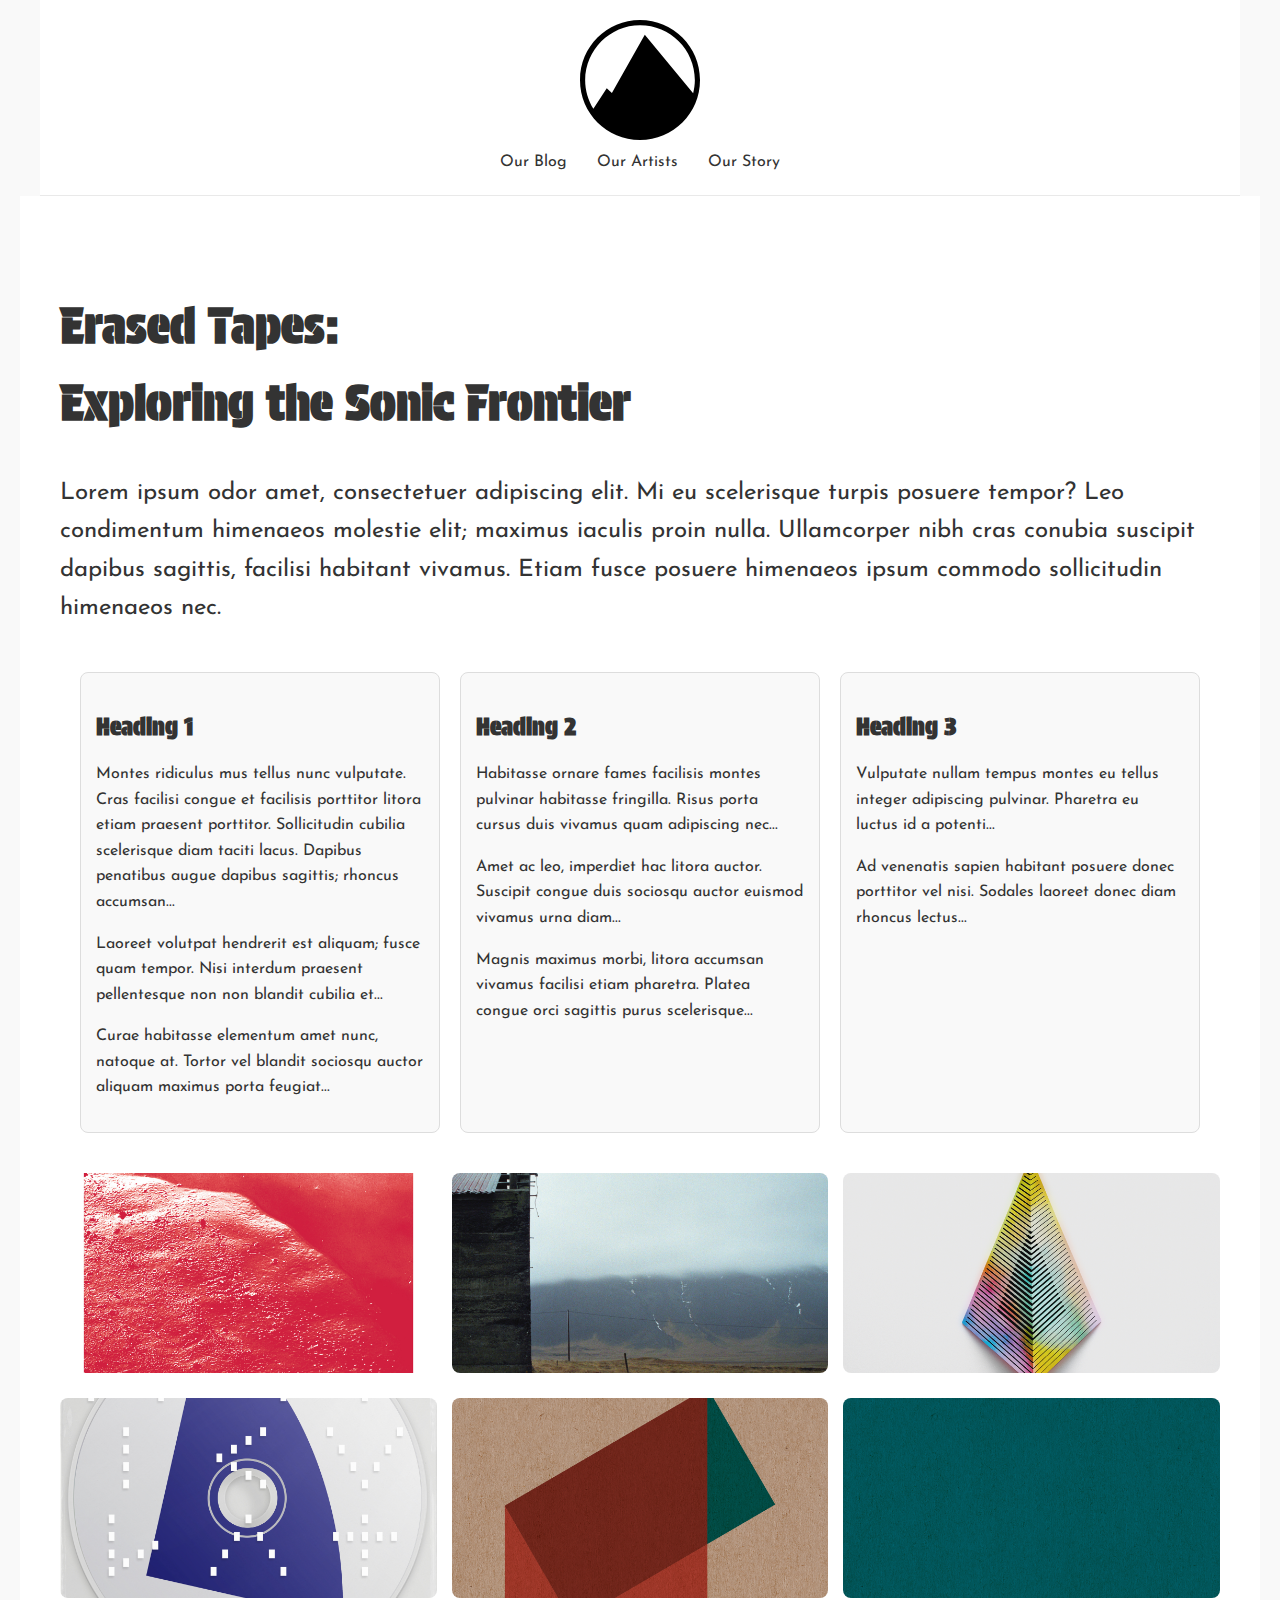
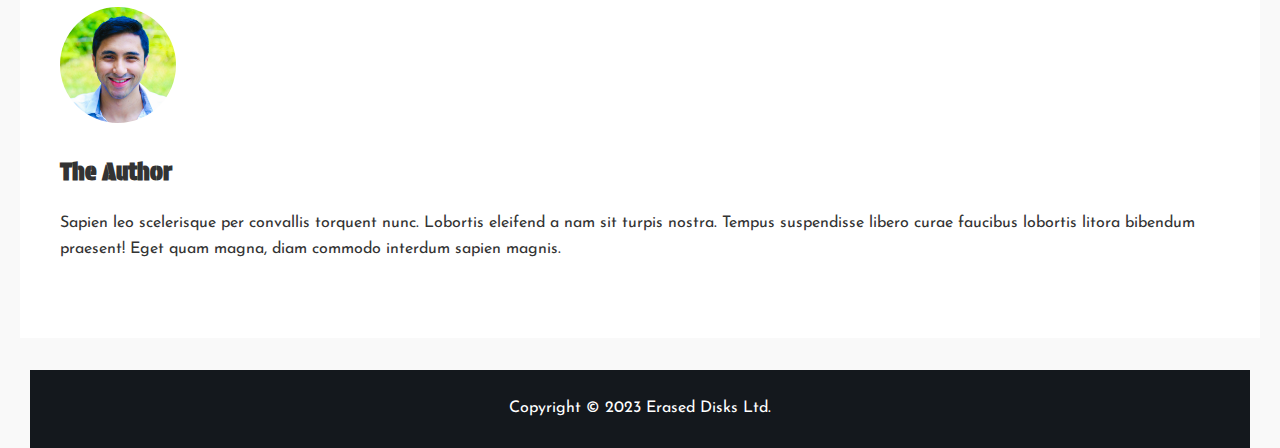
<file: TASK 1/INDEX.html>
<!DOCTYPE html>
<html lang="en"></html>

    <meta charset="UTF-8">
    <meta name="viewport" content="width=device-width, initial-scale=1.0">
    <title>Erased Tapes: Exploring the Sonic Frontier</title>

    <link rel="stylesheet" href="STYLES.css">
</head>

<body>

    <header>
        <div class="logo">
            <img src="assets/logo.svg" alt="Logo">
        </div>
        <nav>
            <ul>
                <li>Our Blog</li>
                <li>Our Artists</li>
                <li>Our Story</li>
            </ul>
        </nav>
    </header>

    <main>
        <article>
            <h1>Erased Tapes:<br> Exploring the Sonic Frontier</h1>
            <p class="intro">Lorem ipsum odor amet, consectetuer adipiscing elit. Mi eu scelerisque turpis posuere
                tempor? Leo condimentum himenaeos molestie elit; maximus iaculis proin nulla. Ullamcorper nibh cras
                conubia suscipit dapibus sagittis, facilisi habitant vivamus. Etiam fusce posuere himenaeos ipsum
                commodo sollicitudin himenaeos nec.</p>

                <section class="grid-container">
                    <div class="column">
                        <h2>Heading 1</h2>
                        <p>Montes ridiculus mus tellus nunc vulputate. Cras facilisi congue et facilisis porttitor litora etiam praesent porttitor. Sollicitudin cubilia scelerisque diam taciti lacus. Dapibus penatibus augue dapibus sagittis; rhoncus accumsan...</p>
                        <p>Laoreet volutpat hendrerit est aliquam; fusce quam tempor. Nisi interdum praesent pellentesque non non blandit cubilia et...</p>
                        <p>Curae habitasse elementum amet nunc, natoque at. Tortor vel blandit sociosqu auctor aliquam maximus porta feugiat...</p>
                    </div>
                    <div class="column">
                        <h2>Heading 2</h2>
                        <p>Habitasse ornare fames facilisis montes pulvinar habitasse fringilla. Risus porta cursus duis vivamus quam adipiscing nec...</p>
                        <p>Amet ac leo, imperdiet hac litora auctor. Suscipit congue duis sociosqu auctor euismod vivamus urna diam...</p>
                        <p>Magnis maximus morbi, litora accumsan vivamus facilisi etiam pharetra. Platea congue orci sagittis purus scelerisque...</p>
                    </div>
                    <div class="column">
                        <h2>Heading 3</h2>
                        <p>Vulputate nullam tempus montes eu tellus integer adipiscing pulvinar. Pharetra eu luctus id a potenti...</p>
                        <p>Ad venenatis sapien habitant posuere donec porttitor vel nisi. Sodales laoreet donec diam rhoncus lectus...</p>
                    </div>
                </section>
                

            <div class="image-grid img">
                 <!-- Top row images -->
                <div class="div1"><img src="assets/the-cell.jpg" alt="Image 1"></div>
                <div class="div2"><img src="assets/eulogy-for-evolution.jpg" alt="Image 2"></div>
                <div class="div3"><img src="assets/blurred.jpg" alt="Image 3"></div>
                  <!-- Bottom row images -->
                <div class="div4"> <img src="assets/articulation.jpg" alt="Image 4"></div>
                <div class="div5"><img src="assets/all-encores.jpg" alt="Image 5"></div>
                <div class="div6"><img src="assets/encores-2.jpg" alt="Image 6"></div>

            </div>
            <div class="author-section">
                <div class="author-image">
                    <img src="assets/profile_picture.jpg" alt="Profile picture of the author">
                </div>
                <div class="author-text">
                    <h2>The Author</h2>
                    <p>Sapien leo scelerisque per convallis torquent nunc. Lobortis eleifend a nam sit turpis nostra.
                        Tempus suspendisse libero curae faucibus lobortis litora bibendum praesent! Eget quam magna,
                        diam commodo interdum sapien magnis. </p>
                </div>
            </div>
        </article>
    </main>

    <footer>
        <p>Copyright © 2023 Erased Disks Ltd.</p>
    </footer>
</body>

</html>
</file>
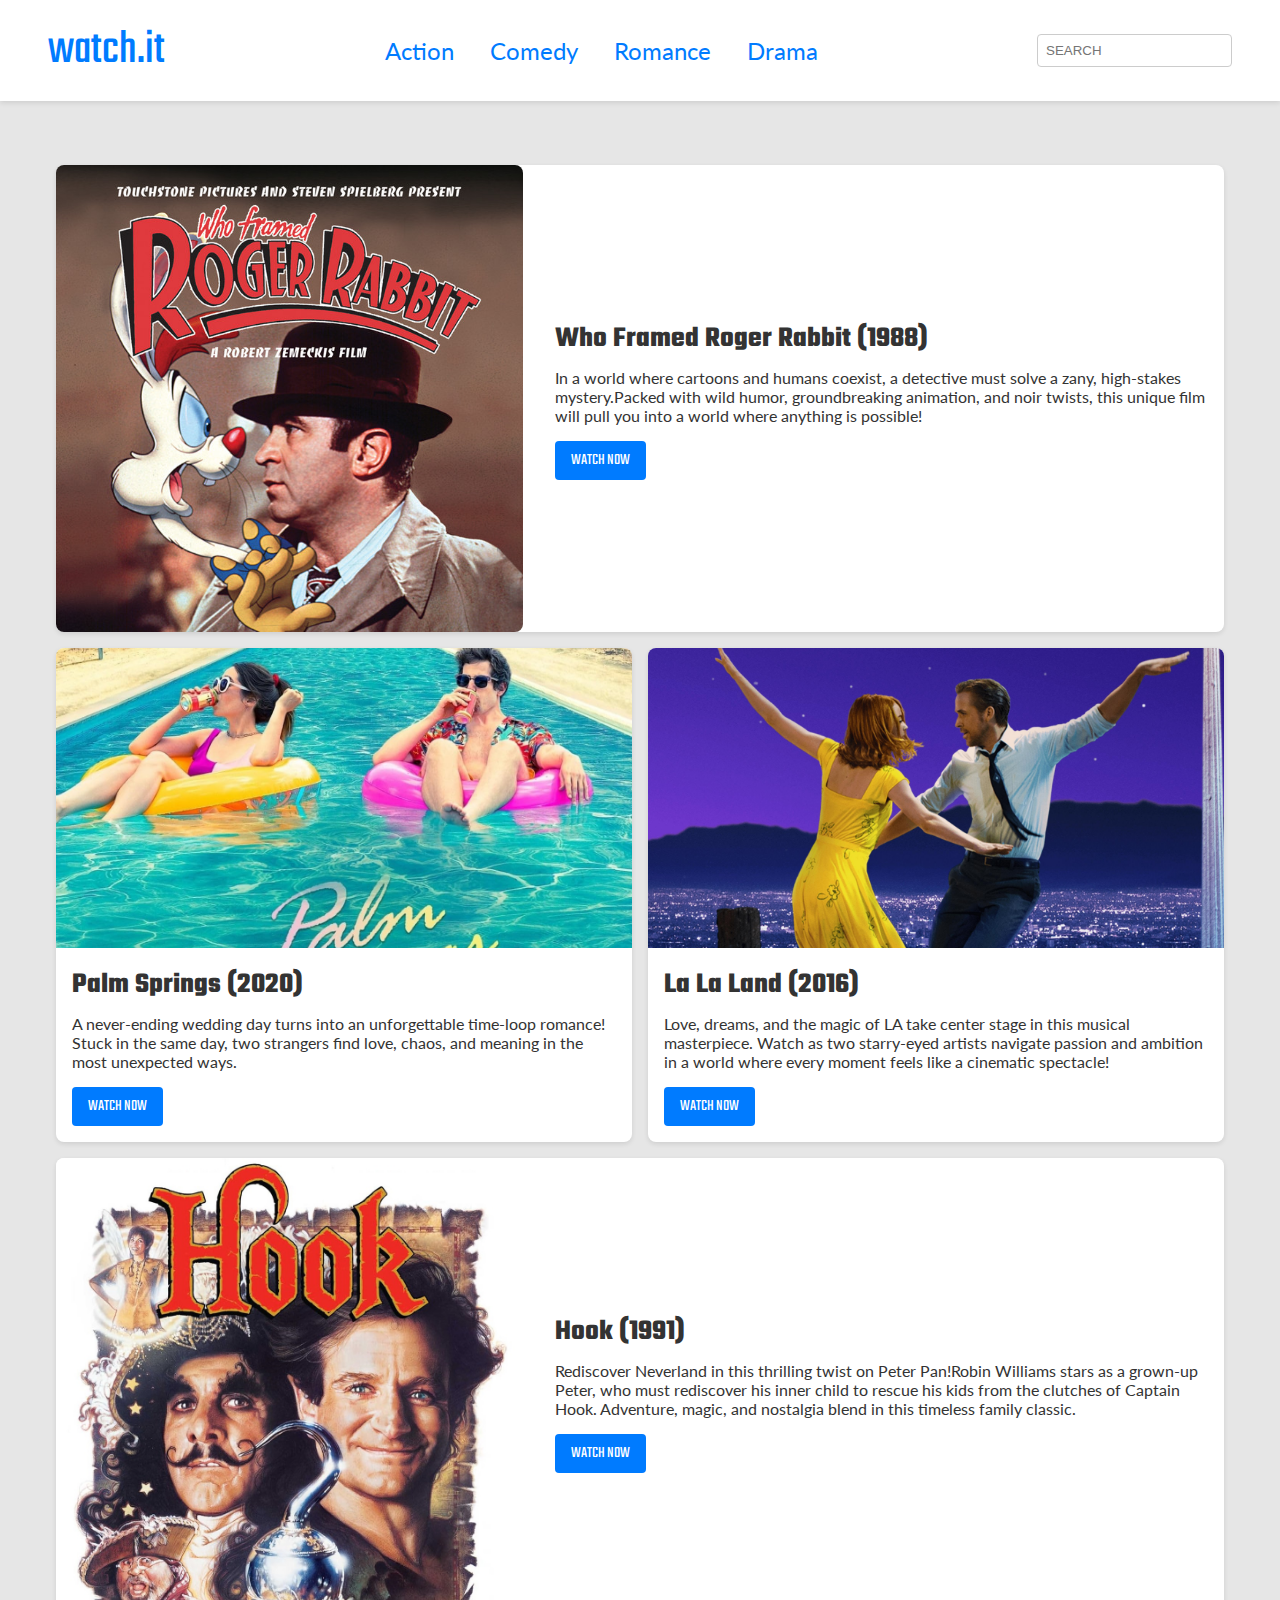
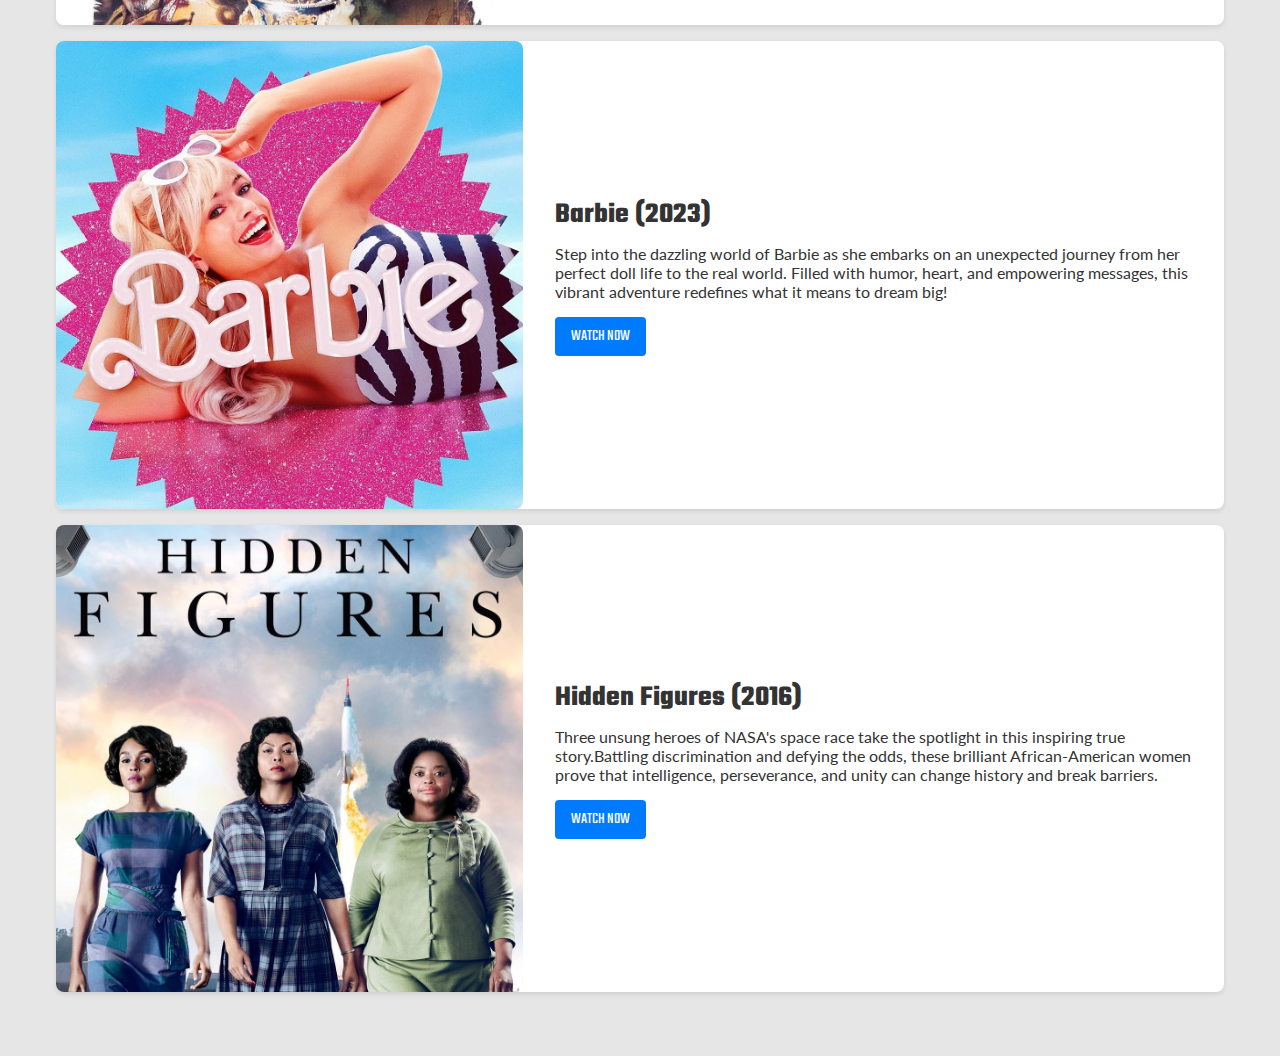
<file: TASK 2/INDEX.html>
<!DOCTYPE html>
<html lang="en">
<head>
  <meta charset="UTF-8">
  <meta name="viewport" content="width=device-width, initial-scale=1.0">
  <title>watch.it</title>
  <link href="https://fonts.googleapis.com/css2?family=Lato:wght@400&family=Teko:wght@500&display=swap" rel="stylesheet">
  <link rel="stylesheet" href="STYLES.css">
</head>
<body>
  <header>
    <div class="logo">watch.it</div>
    <nav>
      <a href="#">Action</a>
      <a href="#">Comedy</a>
      <a href="#">Romance</a>
      <a href="#">Drama</a>
    </nav>
    <div class="search-bar">
      <input type="text" placeholder="SEARCH">
    </div>
  </header>

  <main class="movies-container">
    <!-- Movie 1: Large horizontally long card -->
    <div class="movie movie-1">
      <img src="assets/who-framed-roger-rabbit.jpg" alt="Who Framed Roger Rabbit">
      <div class="info">
        <h3>Who Framed Roger Rabbit (1988)</h3>
        <p>In a world where cartoons and humans coexist, a detective must solve a zany, high-stakes mystery.Packed with wild humor, groundbreaking animation, and noir twists, this unique film will pull you into a world where anything is possible!</p>
        <button>WATCH NOW</button>
      </div>
    </div>

    <!-- Movies 2 & 3: Vertically long cards -->
    <div class="movie movie-2">
      <img src="assets/palm-springs.jpg" alt="Palm Springs">
      <div class="info">
        <h3>Palm Springs (2020)</h3>
        <p>A never-ending wedding day turns into an unforgettable time-loop romance! Stuck in the same day, two strangers find love, chaos, and meaning in the most unexpected ways.
        </p>
        <button>WATCH NOW</button>
      </div>
    </div>
    <div class="movie movie-3">
      <img src="assets/la-la-land.jpg" alt="La La Land">
      <div class="info">
        <h3>La La Land (2016)</h3>
        <p>Love, dreams, and the magic of LA take center stage in this musical masterpiece. Watch as two starry-eyed artists navigate passion and ambition in a world where every moment feels like a cinematic spectacle!
        </p>
        <button>WATCH NOW</button>
      </div>
    </div>

    <!-- Movies 4, 5, 6: Horizontally long cards -->
    <div class="movie movie-4">
      <img src="assets/hook.jpg" alt="Hook">
      <div class="info">
        <h3>Hook (1991)</h3>
        <p>Rediscover Neverland in this thrilling twist on Peter Pan!Robin Williams stars as a grown-up Peter, who must rediscover his inner child to rescue his kids from the clutches of Captain Hook. Adventure, magic, and nostalgia blend in this timeless family classic.</p>
        <button>WATCH NOW</button>
      </div>
    </div>
    <div class="movie movie-5">
      <img src="assets/barbie.jpg" alt="Barbie">
      <div class="info">
        <h3>Barbie (2023)</h3>
        <p>Step into the dazzling world of Barbie as she embarks on an unexpected journey from her perfect doll life to the real world. Filled with humor, heart, and empowering messages, this vibrant adventure redefines what it means to dream big!</p>
        <button>WATCH NOW</button>
      </div>
    </div>
    <div class="movie movie-6">
      <img src="assets/hidden-figures.jpg" alt="Hidden Figures">
      <div class="info">
        <h3>Hidden Figures (2016)</h3>
        <p>Three unsung heroes of NASA's space race take the spotlight in this inspiring true story.Battling discrimination and defying the odds, these brilliant African-American women prove that intelligence, perseverance, and unity can change history and break barriers.</p>
        <button>WATCH NOW</button>
      </div>
    </div>
  </main>
</body>
</html>
</file>
<file: TASK 1/STYLES.css>
/* Fonts */
@import url('https://fonts.googleapis.com/css2?family=Josefin+Sans:ital@0;1&family=Protest+Guerrilla&display=swap');
@import url('https://fonts.googleapis.com/css2?family=Josefin+Sans:ital,wght@0,100..700;1,100..700&display=swap');

/* General Styling */
body {
  font-family: 'Josefin Sans', sans-serif;
  background-color: #f9f9f9;
  color: #333;
  margin: 0;
  padding: 0;
  line-height: 1.6;
}

h1, h2 {
  font-family: 'Protest Guerrilla', sans-serif;
}

header, main, footer {
  max-width: 1200px;
  margin: auto;
  background-color: white;
}

a {
  text-decoration: none;
  color: #000;
  font-weight: bold;
  transition: color 0.3s;
}

a:hover {
  color: #0077cc;
}

/* Header Styling */
header {
  background-color: #ffffff;
  text-align: center;
  padding: 20px 0;
  border-bottom: 1px solid #e9e9e9;
}

header .logo img {
  width: 120px;
  max-width: 100%;
}

nav ul {
  list-style: none;
  display: flex;
  justify-content: center;
  gap: 30px;
  padding: 0;
  margin: 0;
}

/* Main Content */
main {
  padding: 40px 20px;
}

article {
  padding: 20px;
}

h1 {
  font-size: 3em;
}

.intro {
  font-size: 1.5em;
}

section {
  margin-bottom: 20px;
}

/* Grid Container for Columns */
.grid-container {
  display: grid;
  grid-template-columns: repeat(3, 1fr);
  gap: 20px;
  padding: 20px;
}

.column {
  background-color: #f9f9f9;
  border: 1px solid #ddd;
  padding: 15px;
  border-radius: 8px;
}

.column h2 {
  font-size: 1.5em;
  margin-bottom: 10px;
}

.column p {
  font-size: 1em;
  color: #333;
}

/* Image Grid Container */
.image-grid-wrapper {
  max-width: 800px; /* Restrict the grid container width */
  margin: 0 auto; /* Center the grid horizontally */
  padding: 20px; /* Padding around the grid */
  box-sizing: border-box;
}

.image-grid {
  display: grid;
  grid-template-columns: repeat(3, 1fr); /* 3 images per row */
  gap: 15px; /* Perfect spacing between images */
}

.image-grid img {
  width: 100%; /* Image stretches to fill the grid column */
  height: 200px; /* Adjusted height for smaller size */
  object-fit: cover; /* Ensures aspect ratio is maintained */
  border-radius: 8px; /* Rounded corners */
}

/* Aside Section (Author Section) */
.aside {
  display: flex;
  flex-direction: row-reverse;
  align-items: center;
  justify-content: center;
  gap: 20px;
  margin: 3rem;
}

.aside img {
  width: 120px; /* Smaller profile image size */
  height: 120px; /* Smaller profile image size */
  object-fit: cover;
  border-radius: 50%;
}

.aside-text {
  padding: 1rem;
}

.aside-text h2 {
  text-align: center;
  font-size: 30px;
}

.aside-text p {
  text-align: justify;
  font-size: 16px;
}

/* Footer */
footer {
  background-color: #14181d;
  color: white;
  text-align: center;
  padding: 10px;
  margin-top: 2em;
}

.foot {
  border: 0.5px solid black;
  display: flex;
  align-items: center;
  justify-content: center;
}

.foot footer {
  padding: 50px;
}

/* Responsive Styles */
@media (max-width: 1024px) {
  header .logo img {
    width: 100px;
  }

  article, #albums, #author {
    padding: 30px;
  }

  .image-grid img {
    height: 150px; /* Reduce image size on medium screens */
  }
}

@media (max-width: 720px) {
  article, #albums, #author {
    padding: 20px;
  }

  nav ul {
    flex-direction: column;
  }

  .image-grid {
    grid-template-columns: repeat(2, 1fr); /* 2 images per row */
  }

  .image-grid img {
    height: 150px; /* Adjusted image size for smaller screens */
  }

  .aside img {
    width: 100px;
    height: 100px;
  }
}

@media (max-width: 540px) {
  article, #albums, #author {
    padding: 12px;
  }

  nav ul {
    flex-direction: column;
  }

  .image-grid {
    grid-template-columns: repeat(1, 1fr); /* Single column layout */
  }

  .image-grid img {
    height: 120px; /* Smaller height for mobile screens */
  }

  header .logo img {
    width: 80px;
  }

  .aside img {
    width: 80px;
    height: 80px;
  }
}
.author-image img {
  width: 10%; /* Image stretches to fill the grid column */
  height: 10%;
  border-radius: 50%; /* Rounded corners */
}
</file>
<file: TASK 2/STYLES.css>
/* General Reset */
* {
    margin: 0;
    padding: 0;
    box-sizing: border-box;
  }
  
  body {
    font-family: "Lato", sans-serif;
    background-color: #e6e6e6;
    color: #333;
  }
  
  header {
    display: flex;
    justify-content: space-between;
    align-items: center;
    padding: 16px 48px;
    background-color: #fff;
    box-shadow: 0 2px 5px rgba(0, 0, 0, 0.1);
  }
  
  header .logo {
    font-family: "Teko", sans-serif;
    font-size: 3em;
    color: #007bff;
  }
  
  header nav a {
    margin: 0 16px;
    color: #007bff;
    text-decoration: none;
    font-size: 1.5em;
  }
  
  header .search-bar input {
    padding: 8px;
    border: 1px solid #ccc;
    border-radius: 4px;
  }
  
  .movies-container {
    display: grid;
    grid-template-columns: repeat(2, 1fr);
    gap: 16px;
    max-width: 1200px;
    margin: 48px auto;
    padding: 16px;
  }
  
  /* Movie 1: Horizontally long */
  .movie-1 {
    grid-column: span 2; /* Full width for the first movie */
    display: flex;
    flex-direction: row;
    align-items: center;
    gap: 16px;
    background-color: #fff;
    border-radius: 8px;
    box-shadow: 0 2px 5px rgba(0, 0, 0, 0.1);
  }
  
  .movie-1 img {
    width: 40%;
    height: auto;
    border-radius: 8px;
  }
  
  /* Movies 2 & 3: Vertically long */
  .movie-2,
  .movie-3 {
    display: flex;
    flex-direction: column;
    background-color: #fff;
    border-radius: 8px;
    box-shadow: 0 2px 5px rgba(0, 0, 0, 0.1);
  }
  
  .movie-2 img,
  .movie-3 img {
    width: 100%;
    height: 300px;
    object-fit: cover;
    border-radius: 8px 8px 0 0;
  }
  
  /* Movies 4, 5, 6: Horizontally long */
  .movie-4,
  .movie-5,
  .movie-6 {
    grid-column: span 2; /* Full width */
    display: flex;
    flex-direction: row;
    align-items: center;
    gap: 16px;
    background-color: #fff;
    border-radius: 8px;
    box-shadow: 0 2px 5px rgba(0, 0, 0, 0.1);
  }
  
  .movie-4 img,
  .movie-5 img,
  .movie-6 img {
    width: 40%;
    height: auto;
    border-radius: 8px;
  }
  
  /* Common Styles for Movie Info */
  .movie .info {
    padding: 16px;
  }
  
  .movie h3 {
    font-family: "Teko", sans-serif;
    font-size: 1.8em;
    margin-bottom: 8px;
  }
  
  .movie p {
    font-size: 1em;
    margin-bottom: 16px;
  }
  
  .movie button {
    background-color: #007bff;
    color: #fff;
    border: none;
    padding: 8px 16px;
    border-radius: 4px;
    font-family: "Teko", sans-serif;
    font-size: 1em;
    cursor: pointer;
  }
  
  /* Responsive Design */
  @media (max-width: 720px) {
    .movies-container {
      grid-template-columns: 1fr;
    }
  
    .movie-1,
    .movie-4,
    .movie-5,
    .movie-6 {
      flex-direction: column;
    }
  
    .movie-1 img,
    .movie-4 img,
    .movie-5 img,
    .movie-6 img {
      width: 100%;
    }
  }
</file>
